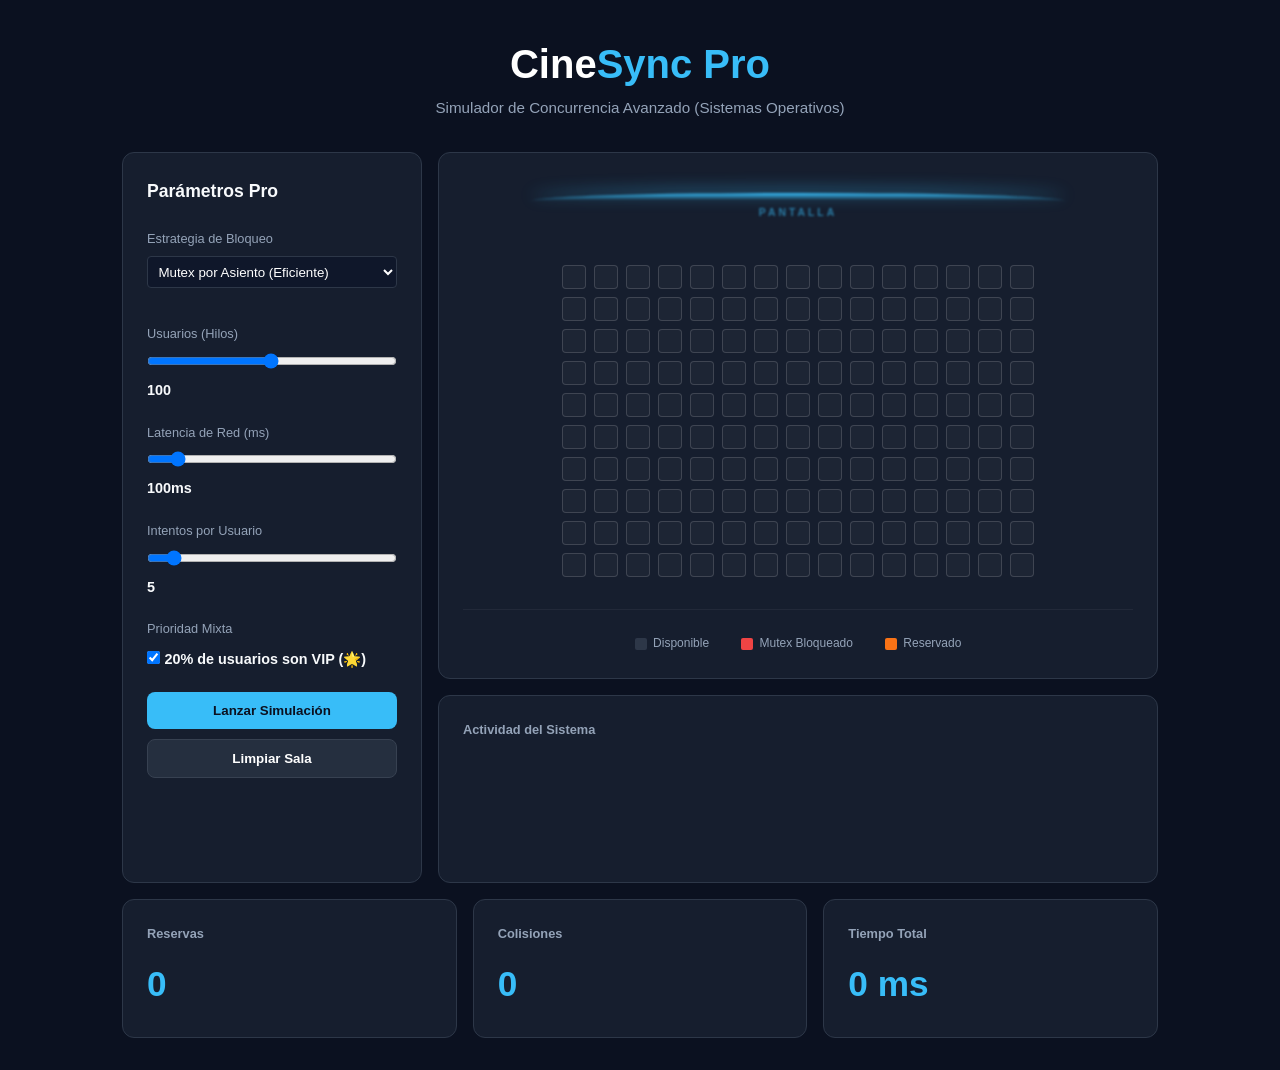
<file: index.html>
<!DOCTYPE html>
<html>
<head>
    <meta charset="UTF-8">
    <script type="text/javascript">
        window.location.href = "web/index.html";
    </script>
    <title>CineSync Pro - Redirecting</title>
</head>
<body>
    <p>Redireccionando al dashboard de CineSync... Si no carga, haz <a href="web/index.html">clic aquí</a>.</p>
</body>
</html>
</file>
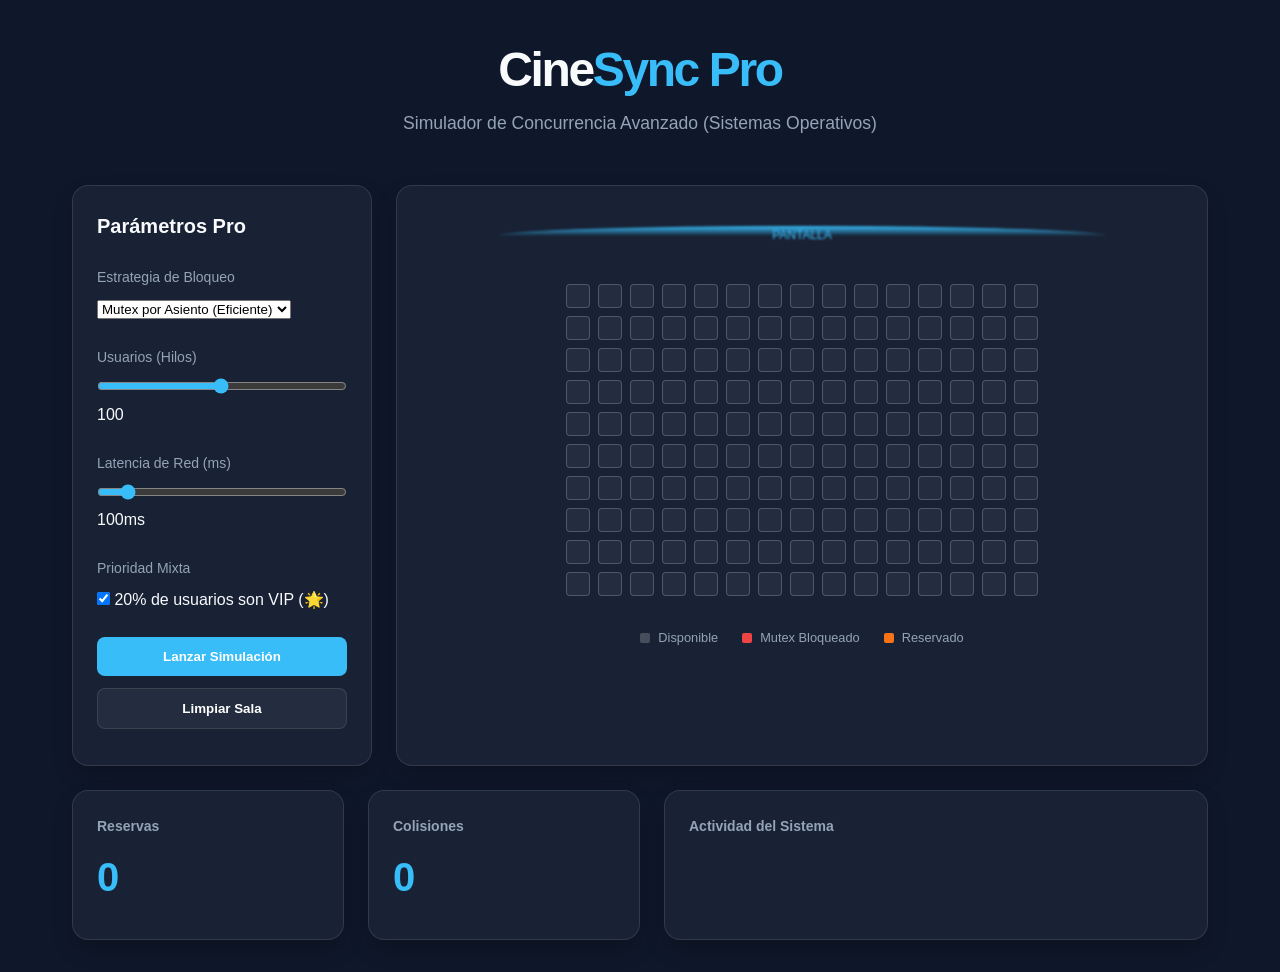
<file: frontend/index.html>
<!DOCTYPE html>
<html lang="es">
<head>
    <meta charset="UTF-8">
    <meta name="viewport" content="width=device-width, initial-scale=1.0">
    <title>CineSync Pro - Dashboard de Concurrencia</title>
    <link rel="stylesheet" href="style.css">
</head>
<body>
    <div class="app-container">
        <header>
            <h1>Cine<span>Sync Pro</span></h1>
            <p>Simulador de Concurrencia Avanzado (Sistemas Operativos)</p>
        </header>

        <main>
            <section class="controls card">
                <h2>Parámetros Pro</h2>
                <div class="control-group">
                    <label>Estrategia de Bloqueo</label>
                    <select id="lockStrategy">
                        <option value="seat">Mutex por Asiento (Eficiente)</option>
                        <option value="global">Mutex Global (Ineficiente)</option>
                    </select>
                </div>
                <div class="control-group">
                    <label>Usuarios (Hilos)</label>
                    <input type="range" id="threadCount" min="1" max="200" value="100">
                    <span id="threadCountVal">100</span>
                </div>
                <div class="control-group">
                    <label>Latencia de Red (ms)</label>
                    <input type="range" id="latency" min="0" max="1000" value="100">
                    <span id="latencyVal">100ms</span>
                </div>
                <div class="control-group">
                    <label>Prioridad Mixta</label>
                    <input type="checkbox" id="usePriority" checked>
                    <span class="hint">20% de usuarios son VIP (🌟)</span>
                </div>
                <button id="startBtn">Lanzar Simulación</button>
                <button id="resetBtn" class="secondary">Limpiar Sala</button>
            </section>

            <section class="cinema-view card">
                <div class="screen">PANTALLA</div>
                <div id="seatGrid" class="seat-grid"></div>
                <div class="legend">
                    <div class="item"><span class="dot available"></span> Disponible</div>
                    <div class="item"><span class="dot contested"></span> Mutex Bloqueado</div>
                    <div class="item"><span class="dot reserved"></span> Reservado</div>
                </div>
            </section>

            <section class="stats-view">
                <div class="stat-card card">
                    <h3>Reservas</h3>
                    <p id="successCount">0</p>
                </div>
                <div class="stat-card card">
                    <h3>Colisiones</h3>
                    <p id="collisionCount">0</p>
                </div>
                <div class="stat-card card log-card">
                    <h3>Actividad del Sistema</h3>
                    <div id="logContent" class="log-content"></div>
                </div>
            </section>
        </main>
    </div>
    <script src="main.js"></script>
</body>
</html>
</file>
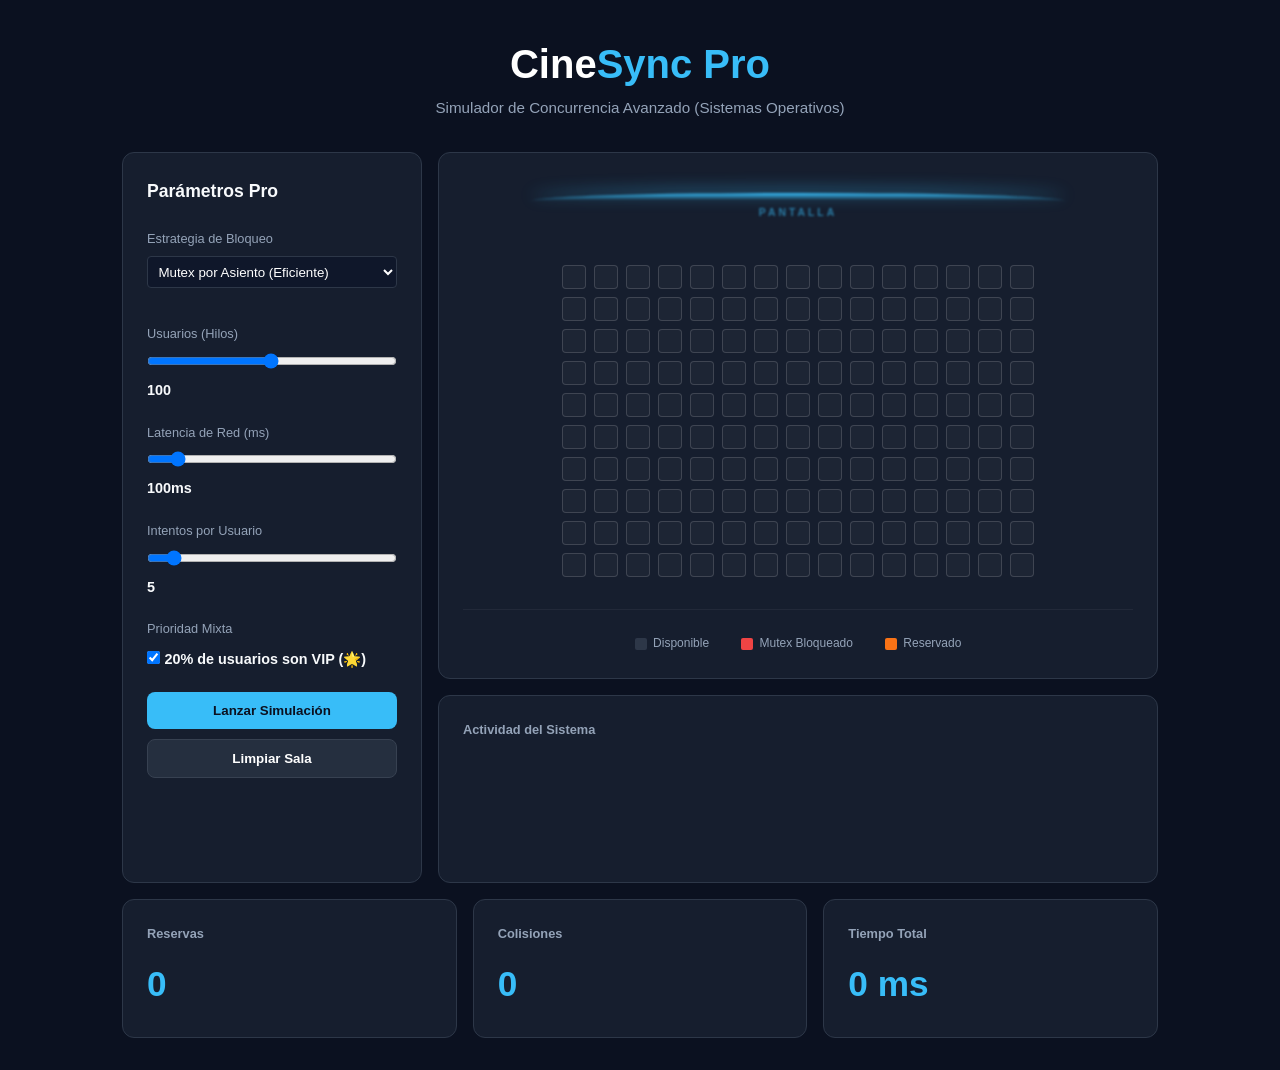
<file: web/index.html>
<!DOCTYPE html>
<html lang="es">
<head>
    <meta charset="UTF-8">
    <meta name="viewport" content="width=device-width, initial-scale=1.0">
    <title>CineSync Pro - Dashboard de Concurrencia</title>
    <link rel="stylesheet" href="style.css">
</head>
<body>
    <div class="app-container">
        <header>
            <h1>Cine<span>Sync Pro</span></h1>
            <p>Simulador de Concurrencia Avanzado (Sistemas Operativos)</p>
        </header>

        <main class="dashboard-grid">
            <!-- SECCIÓN IZQUIERDA: CONTROLES -->
            <section class="controls card">
                <h2>Parámetros Pro</h2>
                <div class="control-group">
                    <label>Estrategia de Bloqueo</label>
                    <select id="lockStrategy">
                        <option value="seat">Mutex por Asiento (Eficiente)</option>
                        <option value="global">Mutex Global (Ineficiente)</option>
                    </select>
                </div>
                <div class="control-group">
                    <label>Usuarios (Hilos)</label>
                    <input type="range" id="threadCount" min="1" max="200" value="100">
                    <span id="threadCountVal">100</span>
                </div>
                <div class="control-group">
                    <label>Latencia de Red (ms)</label>
                    <input type="range" id="latency" min="0" max="1000" value="100">
                    <span id="latencyVal">100ms</span>
                </div>
                <div class="control-group">
                    <label>Intentos por Usuario</label>
                    <input type="range" id="attemptsCount" min="1" max="50" value="5">
                    <span id="attemptsVal">5</span>
                </div>
                <div class="control-group">
                    <label>Prioridad Mixta</label>
                    <input type="checkbox" id="usePriority" checked>
                    <span class="hint">20% de usuarios son VIP (🌟)</span>
                </div>
                <button id="startBtn">Lanzar Simulación</button>
                <button id="resetBtn" class="secondary">Limpiar Sala</button>
            </section>

            <!-- SECCIÓN DERECHA SUPERIOR: CINE -->
            <section class="cinema-view card">
                <div class="screen"></div>
                <div id="seatGrid" class="seat-grid"></div>
                <div class="legend">
                    <div class="item"><span class="dot available"></span> Disponible</div>
                    <div class="item"><span class="dot contested"></span> Mutex Bloqueado</div>
                    <div class="item"><span class="dot reserved"></span> Reservado</div>
                </div>
            </section>

            <!-- SECCIÓN DERECHA INFERIOR: LOG (Mismo ancho que Cine) -->
            <section class="log-card card">
                <h3>Actividad del Sistema</h3>
                <div id="logContent" class="log-content"></div>
            </section>

            <!-- SECCIÓN INFERIOR: ESTADÍSTICAS -->
            <section class="stats-bar">
                <div class="stat-card card">
                    <h3>Reservas</h3>
                    <p id="successCount">0</p>
                </div>
                <div class="stat-card card">
                    <h3>Colisiones</h3>
                    <p id="collisionCount">0</p>
                </div>
                <div class="stat-card card highlight">
                    <h3>Tiempo Total</h3>
                    <p id="executionTime">0 ms</p>
                </div>
            </section>
        </main>
    </div>
    <!-- Carga secuencial MVC para máxima compatibilidad local -->
    <script src="model/simulation_model.js"></script>
    <script src="view/simulation_view.js"></script>
    <script src="controller/simulation_controller.js"></script>
    <script src="main.js"></script>
</body>
</html>
</file>
<file: frontend/style.css>
:root {
    --bg-color: #0f172a;
    --card-bg: rgba(30, 41, 59, 0.7);
    --primary: #38bdf8;
    --accent: #f97316;
    --danger: #ef4444;
    --text: #f8fafc;
    --text-dim: #94a3b8;
    --success: #22c55e;
}

* {
    box-sizing: border-box;
    margin: 0;
    padding: 0;
}

body {
    font-family: 'Inter', -apple-system, sans-serif;
    background-color: var(--bg-color);
    color: var(--text);
    line-height: 1.6;
    overflow-x: hidden;
}

.app-container {
    max-width: 1200px;
    margin: 0 auto;
    padding: 2rem;
}

header {
    text-align: center;
    margin-bottom: 3rem;
}

header h1 {
    font-size: 3rem;
    font-weight: 800;
    letter-spacing: -0.05em;
}

header h1 span {
    color: var(--primary);
}

header p {
    color: var(--text-dim);
    font-size: 1.1rem;
}

main {
    display: grid;
    grid-template-columns: 300px 1fr;
    grid-template-rows: auto auto;
    gap: 1.5rem;
}

.card {
    background: var(--card-bg);
    backdrop-filter: blur(12px);
    border: 1px solid rgba(255, 255, 255, 0.1);
    border-radius: 1rem;
    padding: 1.5rem;
    box-shadow: 0 10px 25px -5px rgba(0, 0, 0, 0.3);
}

.controls h2 {
    margin-bottom: 1.5rem;
    font-size: 1.25rem;
}

.control-group {
    margin-bottom: 1.5rem;
}

.control-group label {
    display: block;
    font-size: 0.875rem;
    color: var(--text-dim);
    margin-bottom: 0.5rem;
}

input[type="range"] {
    width: 100%;
    accent-color: var(--primary);
}

button {
    width: 100%;
    padding: 0.75rem;
    border-radius: 0.5rem;
    border: none;
    background: var(--primary);
    color: white;
    font-weight: 600;
    cursor: pointer;
    transition: all 0.2s;
    margin-bottom: 0.75rem;
}

button:hover {
    filter: brightness(1.1);
    transform: translateY(-1px);
}

button.secondary {
    background: rgba(255, 255, 255, 0.05);
    border: 1px solid rgba(255, 255, 255, 0.1);
}

.cinema-view {
    grid-row: span 1;
    display: flex;
    flex-direction: column;
    align-items: center;
}

.screen {
    width: 80%;
    height: 10px;
    background: linear-gradient(to bottom, var(--primary), transparent);
    margin: 1rem 0 3rem;
    border-radius: 50% / 100% 100% 0 0;
    text-align: center;
    font-size: 0.75rem;
    color: var(--primary);
    filter: blur(1px);
}

.seat-grid {
    display: grid;
    grid-template-columns: repeat(15, 1fr);
    gap: 8px;
    margin-bottom: 2rem;
}

.seat {
    width: 24px;
    height: 24px;
    background: rgba(255, 255, 255, 0.05);
    border: 1px solid rgba(255, 255, 255, 0.2);
    border-radius: 4px;
    transition: all 0.3s cubic-bezier(0.4, 0, 0.2, 1);
}

.seat.reserved {
    background: var(--accent);
    box-shadow: 0 0 15px var(--accent);
    border-color: transparent;
}

.seat.contested {
    background: var(--danger);
    animation: pulse 0.5s infinite alternate;
}

@keyframes pulse {
    from { transform: scale(1); opacity: 1; }
    to { transform: scale(1.2); opacity: 0.7; }
}

.legend {
    display: flex;
    gap: 1.5rem;
    font-size: 0.8rem;
    color: var(--text-dim);
}

.legend .item {
    display: flex;
    align-items: center;
    gap: 0.5rem;
}

.dot {
    width: 10px;
    height: 10px;
    border-radius: 2px;
}

.dot.available { background: rgba(255, 255, 255, 0.2); }
.dot.contested { background: var(--danger); }
.dot.reserved { background: var(--accent); }

.stats-view {
    grid-column: span 2;
    display: grid;
    grid-template-columns: 1fr 1fr 2fr;
    gap: 1.5rem;
}

.stat-card h3 {
    font-size: 0.875rem;
    color: var(--text-dim);
    margin-bottom: 0.5rem;
}

.stat-card p {
    font-size: 2.5rem;
    font-weight: 700;
    color: var(--primary);
}

.log-card {
    height: 150px;
    display: flex;
    flex-direction: column;
}

.log-content {
    flex: 1;
    overflow-y: auto;
    font-family: 'Fira Code', monospace;
    font-size: 0.75rem;
    color: var(--text-dim);
    padding-top: 0.5rem;
}

.log-entry {
    margin-bottom: 2px;
}

.log-entry.success { color: var(--success); }
.log-entry.fail { color: var(--danger); }

::-webkit-scrollbar {
    width: 6px;
}

::-webkit-scrollbar-thumb {
    background: rgba(255, 255, 255, 0.1);
    border-radius: 3px;
}
</file>
<file: web/style.css>
/* Scrollbar Personalizada */
::-webkit-scrollbar {
    width: 8px;
}

::-webkit-scrollbar-track {
    background: rgba(15, 23, 42, 0.5);
    border-radius: 10px;
}

::-webkit-scrollbar-thumb {
    background: #334155;
    border-radius: 10px;
    border: 2px solid rgba(15, 23, 42, 0.5);
}

::-webkit-scrollbar-thumb:hover {
    background: #38bdf8;
}

:root {
    --bg-color: #0b1120;
    --card-bg: #1e293b;
    --primary: #38bdf8;
    --accent: #f97316;
    --danger: #ef4444;
    --text: #f8fafc;
    --text-dim: #94a3b8;
    --success: #22c55e;
}

* {
    box-sizing: border-box;
    margin: 0;
    padding: 0;
}

body {
    font-family: 'Inter', -apple-system, sans-serif;
    background-color: var(--bg-color);
    color: var(--text);
    line-height: 1.6;
}

.app-container {
    max-width: 1100px;
    margin: 0 auto;
    padding: 2rem;
}

header {
    text-align: center;
    margin-bottom: 2rem;
}

header h1 {
    font-size: 2.5rem;
    font-weight: 800;
    color: white;
}

header h1 span {
    color: var(--primary);
}

header p {
    color: var(--text-dim);
    font-size: 0.95rem;
}

/* Rejilla Principal */
.dashboard-grid {
    display: grid;
    grid-template-columns: 300px 1fr;
    grid-template-rows: auto 1fr auto;
    /* El log (1fr) ocupara el resto del espacio vertical */
    grid-template-areas:
        "controls cinema"
        "controls log"
        "stats stats";
    gap: 1rem;
    align-items: stretch;
    /* Fuerza a que las tarjetas midan lo mismo */
}

.controls {
    grid-area: controls;
    display: flex;
    flex-direction: column;
}

.cinema-view {
    grid-area: cinema;
    min-height: 400px;
}

/* Altura minima para asegurar visibilidad */
.log-card {
    grid-area: log;
    display: flex;
    flex-direction: column;
}

.stats-bar {
    grid-area: stats;
    display: grid;
    grid-template-columns: repeat(3, 1fr);
    gap: 1rem;
}

.card {
    background: #161e2e;
    border: 1px solid #2d3748;
    border-radius: 0.75rem;
    padding: 1.5rem;
    height: 100%;
}

/* Controles */
.controls h2 {
    font-size: 1.1rem;
    margin-bottom: 1.5rem;
}

.control-group {
    margin-bottom: 1.25rem;
}

.control-group label {
    display: block;
    font-size: 0.8rem;
    color: var(--text-dim);
    margin-bottom: 0.4rem;
}

select {
    width: 100%;
    background: #0f172a;
    border: 1px solid #2d3748;
    color: white;
    padding: 0.4rem;
    border-radius: 0.25rem;
    margin-bottom: 1rem;
}

input[type="range"] {
    width: 100%;
    margin-bottom: 0.5rem;
}

.control-group span {
    font-size: 0.9rem;
    font-weight: bold;
}

button {
    width: 100%;
    padding: 0.7rem;
    border-radius: 0.5rem;
    border: none;
    font-weight: 700;
    cursor: pointer;
    margin-bottom: 0.6rem;
}

#startBtn {
    background: #38bdf8;
    color: #0b1120;
}

#resetBtn {
    background: #252f3f;
    color: white;
    border: 1px solid #374151;
}

/* Pantalla y Sala */
.screen {
    width: 80%;
    height: 8px;
    background: linear-gradient(to bottom, #38bdf8, transparent);
    margin: 1rem auto 4rem auto;
    border-radius: 50% / 100% 100% 0 0;
    filter: blur(1px);
    box-shadow: 0 -5px 15px rgba(56, 189, 248, 0.4);
    position: relative;
    display: flex;
    justify-content: center;
}

.screen::after {
    content: 'PANTALLA';
    position: absolute;
    bottom: -20px;
    font-size: 0.65rem;
    font-weight: bold;
    letter-spacing: 3px;
    color: #38bdf8;
    opacity: 0.6;
}

.seat-grid {
    display: grid;
    grid-template-columns: repeat(15, 24px);
    /* Tamaño exacto de la imagen */
    justify-content: center;
    gap: 8px;
    margin: 2rem auto;
}

.seat {
    width: 24px;
    height: 24px;
    background: rgba(255, 255, 255, 0.03);
    border: 1px solid rgba(255, 255, 255, 0.15);
    border-radius: 4px;
    transition: all 0.2s;
}

.seat:hover {
    border-color: var(--primary);
}

.seat.reserved {
    background: #f97316;
    box-shadow: 0 0 10px #f97316;
}

.seat.contested {
    background: #ef4444;
}

.legend {
    display: flex;
    justify-content: center;
    gap: 2rem;
    font-size: 0.75rem;
    color: var(--text-dim);
    margin-top: 1.5rem;
    padding-top: 1.5rem;
    border-top: 1px solid rgba(255, 255, 255, 0.05);
}

.legend .item {
    display: flex;
    align-items: center;
    gap: 0.4rem;
}

.dot {
    width: 12px;
    height: 12px;
    border-radius: 2px;
}

.dot.available {
    background: #2d3748;
}

.dot.contested {
    background: #ef4444;
}

.dot.reserved {
    background: #f97316;
}

/* Stats Bar */
.stat-card h3 {
    font-size: 0.8rem;
    color: var(--text-dim);
    margin-bottom: 0.75rem;
}

.stat-card p {
    font-size: 2.2rem;
    font-weight: 700;
    color: #38bdf8;
}

/* Log */
.log-card h3 {
    font-size: 0.8rem;
    color: var(--text-dim);
    margin-bottom: 0.5rem;
}

.log-content {
    height: 110px;
    overflow-y: auto;
    font-size: 0.7rem;
    color: #64748b;
    font-family: monospace;
}

.log-entry.success {
    color: var(--success);
}

.log-entry.fail {
    color: var(--danger);
}

@media (max-width: 900px) {
    .dashboard-grid {
        grid-template-columns: 1fr;
        grid-template-areas: "controls" "cinema" "log" "stats";
    }

    .stats-bar {
        grid-template-columns: 1fr;
    }
}
</file>
